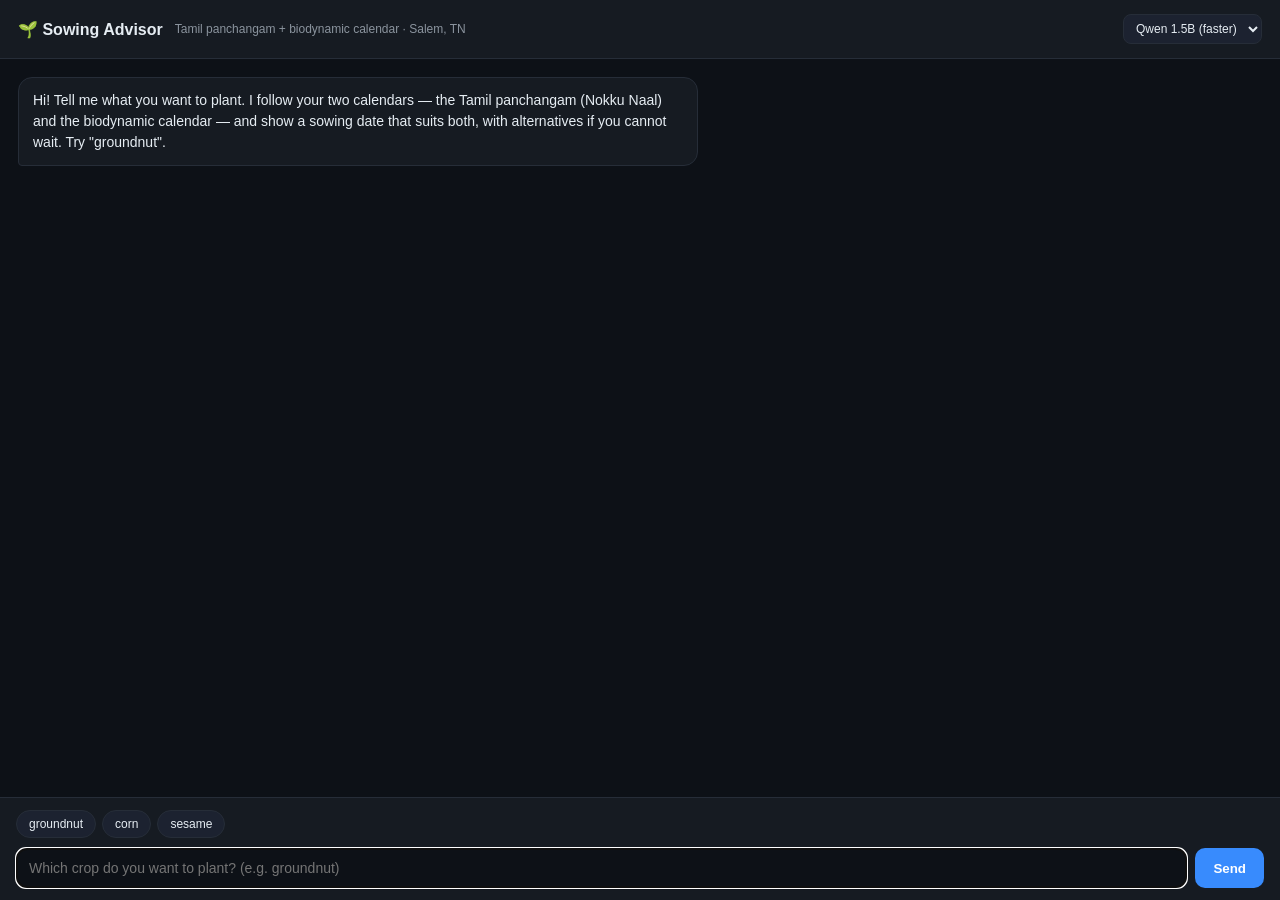
<file: webchat/index.html>
<!DOCTYPE html>
<html lang="en">
<head>
<meta charset="UTF-8">
<meta name="viewport" content="width=device-width, initial-scale=1.0">
<title>Sowing Advisor — yaerbot</title>
<style>
  :root{
    --bg:#0d1117; --surface:#161b22; --surface2:#1c2230; --border:#262d38;
    --ink:#e6edf3; --muted:#8b949e; --accent:#388bfd; --good:#3fb950;
    --warn:#d29922; --danger:#f85149;
  }
  *{box-sizing:border-box;margin:0;padding:0}
  body{background:var(--bg);color:var(--ink);font-family:-apple-system,BlinkMacSystemFont,'Segoe UI',sans-serif;
       height:100dvh;display:flex;flex-direction:column}
  header{padding:14px 18px;background:var(--surface);border-bottom:1px solid var(--border);display:flex;align-items:center;gap:12px}
  header h1{font-size:16px;font-weight:700}
  header .sub{font-size:12px;color:var(--muted)}
  header select{margin-left:auto;background:var(--surface2);color:var(--ink);border:1px solid var(--border);border-radius:8px;padding:6px 8px;font-size:12px}
  .chat{flex:1;overflow-y:auto;padding:18px;display:flex;flex-direction:column;gap:14px}
  .msg{max-width:min(680px,92%);padding:12px 14px;border-radius:14px;font-size:14px;line-height:1.5}
  .msg.user{align-self:flex-end;background:#1f6feb;color:#fff;border-bottom-right-radius:4px;white-space:pre-wrap}
  .msg.bot{align-self:flex-start;background:var(--surface);border:1px solid var(--border);border-bottom-left-radius:4px}
  .msg.bot .prose{white-space:pre-wrap}
  .cursor{display:inline-block;width:7px;height:14px;background:var(--accent);vertical-align:text-bottom;animation:blink 1s step-end infinite;margin-left:1px}
  @keyframes blink{50%{opacity:0}}
  .card{background:var(--surface2);border:1px solid var(--border);border-radius:12px;padding:14px;margin-top:10px}
  .rec-date{font-size:22px;font-weight:800;color:var(--ink);font-variant-numeric:tabular-nums}
  .badge{display:inline-flex;align-items:center;gap:5px;font-size:11px;font-weight:700;padding:3px 9px;border-radius:999px;margin-left:8px;vertical-align:middle}
  .badge.agree{background:#0f2417;color:var(--good);border:1px solid #238636}
  .badge.single{background:#241f0f;color:var(--warn);border:1px solid #6b5314}
  .row{display:flex;gap:8px;font-size:13px;margin-top:10px;color:var(--muted)}
  .row b{color:var(--ink);font-weight:600}
  .row .ico{width:20px;text-align:center}
  .chips{display:flex;flex-wrap:wrap;gap:6px;margin-top:5px}
  .chip{font-size:12px;padding:3px 9px;border-radius:999px;background:#0d1117;border:1px solid var(--border);color:var(--ink);font-variant-numeric:tabular-nums}
  .chip.avoid{color:var(--danger);border-color:#5b1a17;background:#2a1210}
  .chip.pan{border-color:#243a52}.chip.bio{border-color:#1f4a2c}
  .tag{font-size:10px;font-weight:700;padding:1px 6px;border-radius:5px;margin-left:6px;letter-spacing:.4px}
  .tag.real{background:#0f2417;color:var(--good)}.tag.mock{background:#241f0f;color:var(--warn)}
  .divider{height:1px;background:var(--border);margin:12px 0}
  .label{font-size:11px;text-transform:uppercase;letter-spacing:.5px;color:var(--muted);margin-bottom:4px}
  .composer{padding:12px 16px;background:var(--surface);border-top:1px solid var(--border)}
  .quick{display:flex;gap:6px;margin-bottom:10px}
  .quick button{background:var(--surface2);border:1px solid var(--border);color:var(--ink);border-radius:999px;padding:6px 12px;font-size:12px;cursor:pointer}
  .quick button:hover{border-color:var(--accent)}
  .inp{display:flex;gap:8px}
  .inp input{flex:1;background:var(--bg);border:1px solid var(--border);color:var(--ink);border-radius:10px;padding:11px 12px;font-size:14px}
  .inp button{background:var(--accent);color:#fff;border:none;border-radius:10px;padding:0 18px;font-weight:700;cursor:pointer}
  .inp button:disabled{opacity:.5;cursor:default}
  .dots{display:inline-flex;gap:3px}.dots i{width:6px;height:6px;background:var(--muted);border-radius:50%;animation:b 1s infinite}
  .dots i:nth-child(2){animation-delay:.15s}.dots i:nth-child(3){animation-delay:.3s}
  @keyframes b{0%,60%,100%{opacity:.3}30%{opacity:1}}
</style>
</head>
<body>
  <header>
    <h1>🌱 Sowing Advisor</h1>
    <span class="sub">Tamil panchangam + biodynamic calendar · Salem, TN</span>
    <select id="model" title="LLM model">
      <option value="qwen2.5:1.5b">Qwen 1.5B (faster)</option>
      <option value="gemma2:2b">Gemma 2B</option>
    </select>
  </header>
  <div class="chat" id="chat"></div>
  <div class="composer">
    <div class="quick" id="quick"></div>
    <div class="inp">
      <input id="text" placeholder="Which crop do you want to plant? (e.g. groundnut)" autocomplete="off">
      <button id="send">Send</button>
    </div>
  </div>
<script>
const chat=document.getElementById('chat'), input=document.getElementById('text'),
      sendBtn=document.getElementById('send'), quick=document.getElementById('quick'),
      modelSel=document.getElementById('model');
let currentTab='drive';
["groundnut","corn","sesame"].forEach(c=>{const b=document.createElement('button');b.textContent=c;b.onclick=()=>{input.value=c;send();};quick.appendChild(b);});
function bubble(cls){const d=document.createElement('div');d.className='msg '+cls;chat.appendChild(d);chat.scrollTop=chat.scrollHeight;return d;}
function chips(a,cls){return a&&a.length?`<div class="chips">${a.map(d=>`<span class="chip ${cls}">${d}</span>`).join('')}</div>`:`<div class="chips"><span class="chip" style="color:var(--muted)">none in window</span></div>`;}

function card(p){
  const nok=p.needs.nokku, bio=p.needs.biodynamic;
  const head = p.recommended_date
    ? `<span class="rec-date">${p.recommended_date}</span><span class="badge agree">✓ both calendars agree</span>`
    : `<span class="rec-date" style="color:var(--warn);font-size:15px">No single date agrees in this window</span><span class="badge single">pick an alternative</span>`;
  const panch = (p.recommended_date && p.nakshatra)
    ? `<div class="row"><span class="ico">🕉</span><span>Panchangam: <b>${p.nakshatra} (${p.nakshatra_tamil||''})</b> → ${nok} nokku</span></div>`
    : `<div class="row"><span class="ico">🕉</span><span>Needs a <b>${nok} nokku</b> day (panchangam)</span></div>`;
  const pr = p.price ? `${p.price.current.price.toLocaleString()} ₹/qtl (${p.price.recent_trend}, YoY ${p.price.yoy_change_pct}%)` : '—';
  let wx='—'; if(p.weather){wx=`${p.weather.avg_tmax_c}/${p.weather.avg_tmin_c}°C, ${p.weather.total_rain_mm}mm over ${p.weather.rainy_days} rainy days`+(p.weather.recommended_in_horizon===false?` <span style="color:var(--muted)">(date beyond 16-day forecast)</span>`:'');}
  return `<div class="card">
    <div>${head}</div>
    ${panch}
    <div class="row"><span class="ico">🌿</span><span>Biodynamic: needs a <b>${bio} day</b></span></div>
    <div class="divider"></div>
    <div class="label">Alternatives — panchangam only (${nok})</div>${chips(p.alternatives.panchangam,'pan')}
    <div class="label" style="margin-top:8px">Alternatives — biodynamic only (${bio})</div>${chips(p.alternatives.biodynamic,'bio')}
    <div class="label" style="margin-top:8px">Avoid — கரி நாள்</div>${chips(p.avoid_days,'avoid')}
    <div class="divider"></div>
    <div class="row"><span class="ico">💰</span><span>Price <span class="tag mock">MOCK</span> <b>${pr}</b></span></div>
    <div class="row"><span class="ico">🌦</span><span>Weather <span class="tag real">LIVE</span> <b>${wx}</b></span></div>
  </div>`;
}

async function send(){
  const q=input.value.trim(); if(!q) return;
  input.value=''; sendBtn.disabled=true;
  bubble('user').textContent=q;
  const b=bubble('bot');
  const prose=document.createElement('div'); prose.className='prose';
  prose.innerHTML=`<span class="dots"><i></i><i></i><i></i></span>`;
  const host=document.createElement('div'); b.appendChild(prose); b.appendChild(host);
  try{
    // 1) instant card (deterministic, no LLM)
    const r=await fetch('/api/plan',{method:'POST',headers:{'Content-Type':'application/json'},body:JSON.stringify({message:q,model:modelSel.value})});
    const p=await r.json();
    if(p.error==='unknown_crop'){prose.textContent=`I can advise on: ${p.known_crops.join(', ')}. Which one?`;sendBtn.disabled=false;input.focus();return;}
    host.innerHTML=card(p);
    chat.scrollTop=chat.scrollHeight;
    // 2) stream the prose
    prose.innerHTML=''; const cur=document.createElement('span'); cur.className='cursor'; prose.appendChild(cur);
    const resp=await fetch('/api/narrate',{method:'POST',headers:{'Content-Type':'application/json'},body:JSON.stringify({crop:p.crop,model:modelSel.value})});
    const reader=resp.body.getReader(), dec=new TextDecoder(); let txt='';
    while(true){const {value,done}=await reader.read(); if(done)break; txt+=dec.decode(value,{stream:true}); prose.textContent=txt; chat.scrollTop=chat.scrollHeight;}
  }catch(e){prose.textContent='Error: '+e;}
  sendBtn.disabled=false; input.focus();
}
sendBtn.onclick=send;
input.addEventListener('keydown',e=>{if(e.key==='Enter')send();});
bubble('bot').innerHTML=`<div class="prose">Hi! Tell me what you want to plant. I follow your two calendars — the Tamil panchangam (Nokku Naal) and the biodynamic calendar — and show a sowing date that suits both, with alternatives if you cannot wait. Try "groundnut".</div>`;
input.focus();
</script>
</body>
</html>
</file>
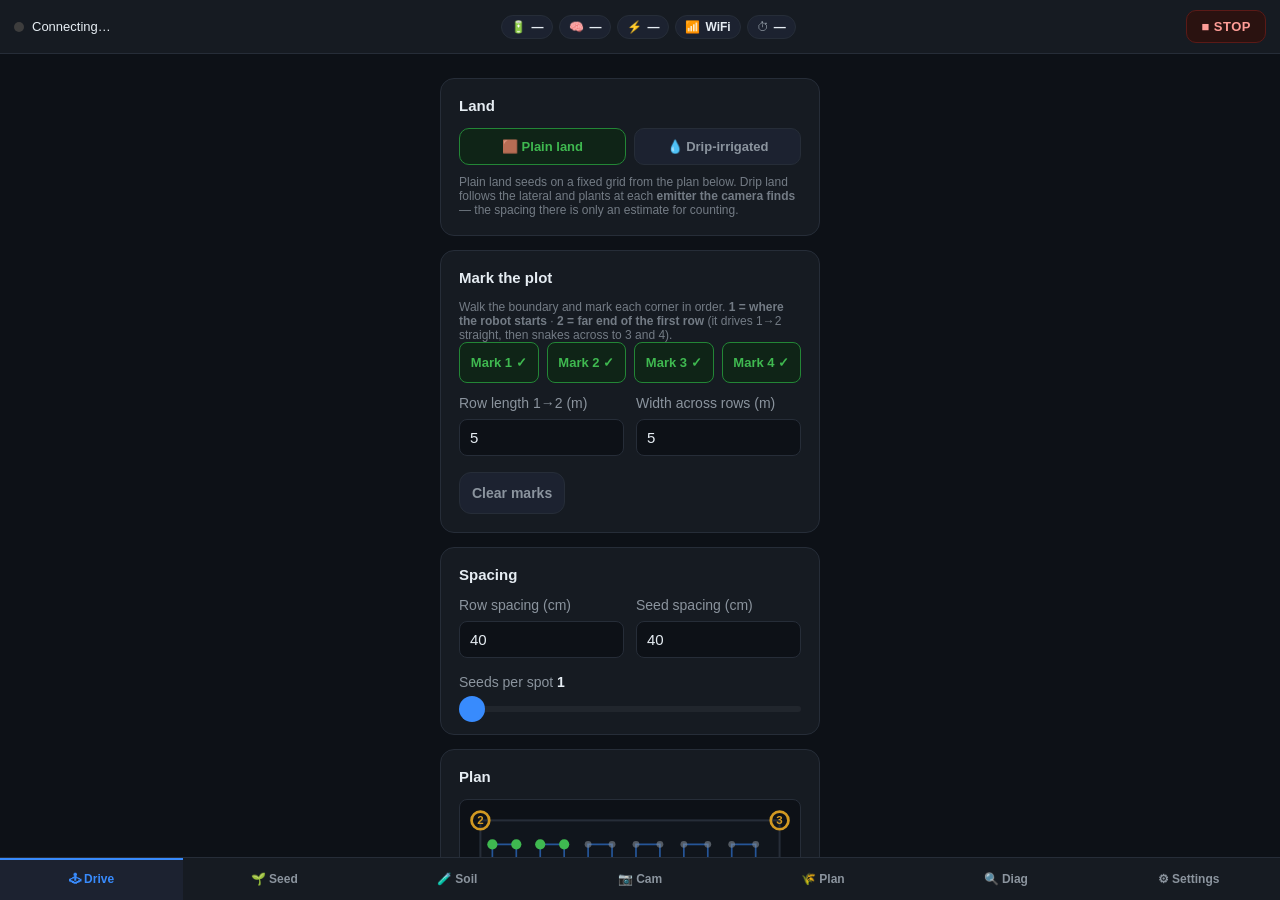
<file: console/assets/_uni_harness.html>
<!DOCTYPE html>
<html lang="en">
<head>
  <meta charset="UTF-8">
  <meta name="viewport" content="width=device-width, initial-scale=1.0, user-scalable=no">
  <title>Farm Robot — Operator</title>
  <link rel="stylesheet" href="style.css">
</head>
<body>

  <!-- ── Status bar (always visible) ────────────────────────────── -->
  <header class="status-bar">
    <span class="conn"><span class="status-dot" id="dot"></span><span id="status-text">Connecting…</span></span>

    <div class="chips" id="chips">
      <span class="chip" id="chip-batt" title="Battery">🔋 <b id="st-batt">—</b></span>
      <span class="chip" title="Memory">🧠 <b id="st-ram">—</b></span>
      <span class="chip" title="CPU">⚡ <b id="st-cpu">—</b></span>
      <span class="chip" title="Network">📶 <b id="st-net">—</b></span>
      <span class="chip" title="Uptime">⏱ <b id="st-up">—</b></span>
    </div>

    <button class="estop" id="btn-estop" title="Emergency stop">■ STOP</button>
  </header>

  <!-- ── Panels ─────────────────────────────────────────────────── -->
  <main class="main">

    <!-- DRIVE -->
    <section class="panel active" id="panel-drive">
      <div class="drive-wrap">
        <img id="drive-cam" class="drive-cam" alt="camera">
        <div class="dpad">
          <div class="dpad-row">
            <button class="btn-dir" data-dir="forward">&#9650;</button>
          </div>
          <div class="dpad-row dpad-middle">
            <button class="btn-dir" data-dir="left">&#9664;</button>
            <button class="btn-stop" id="btn-stop">&#9632;</button>
            <button class="btn-dir" data-dir="right">&#9654;</button>
          </div>
          <div class="dpad-row">
            <button class="btn-dir" data-dir="backward">&#9660;</button>
          </div>
        </div>

        <div class="speed-section">
          <label>Speed <span id="speed-val">70</span>%</label>
          <input type="range" id="speed-slider" min="1" max="100" value="70">
        </div>
      </div>
    </section>

    <!-- SEED -->
    <section class="panel" id="panel-seed">
      <div class="seed-wrap">

        <div class="card">
          <h2>Land</h2>
          <div class="seg" id="seg-land">
            <button class="seg-btn active" data-v="plain">🟫 Plain land</button>
            <button class="seg-btn" data-v="drip">💧 Drip-irrigated</button>
          </div>
          <p class="hint">Plain land seeds on a fixed grid from the plan below.
            Drip land follows the lateral and plants at each <b>emitter the camera
            finds</b> — the spacing there is only an estimate for counting.</p>
        </div>

        <div class="card">
          <h2>Mark the plot</h2>
          <p class="hint">Walk the boundary and mark each corner in order.
            <b>1 = where the robot starts</b> · <b>2 = far end of the first row</b>
            (it drives 1→2 straight, then snakes across to 3 and 4).</p>
          <div class="pt-marks" id="pt-marks">
            <button class="pt-mark" data-c="1">Mark 1</button>
            <button class="pt-mark" data-c="2">Mark 2</button>
            <button class="pt-mark" data-c="3">Mark 3</button>
            <button class="pt-mark" data-c="4">Mark 4</button>
          </div>
          <div class="row">
            <div class="field pt-dim">
              <label>Row length 1→2 (m)</label>
              <input type="number" id="pt-l" min="0.5" max="50" step="0.5" value="5">
            </div>
            <div class="field pt-dim">
              <label>Width across rows (m)</label>
              <input type="number" id="pt-w" min="0.5" max="50" step="0.5" value="5">
            </div>
          </div>
          <button class="btn-wide" id="pt-clear">Clear marks</button>
        </div>

        <div class="card only-plain">
          <h2>Spacing</h2>
          <div class="row">
            <div class="field pt-dim">
              <label>Row spacing (cm)</label>
              <input type="number" id="pt-rowgap" min="10" max="200" step="5" value="40">
            </div>
            <div class="field pt-dim">
              <label>Seed spacing (cm)</label>
              <input type="number" id="pt-seedgap" min="10" max="200" step="5" value="40">
            </div>
          </div>
          <div class="field">
            <label>Seeds per spot <span id="pt-spot-val">1</span></label>
            <input type="range" id="pt-spot" min="1" max="5" step="1" value="1">
          </div>
        </div>

        <!-- DRIP -->
        <div class="card only-drip" hidden>
          <h2>Emitters</h2>
          <div class="field pt-dim">
            <label>Approximate spacing between emitters (cm)</label>
            <input type="number" id="dr-gap" min="10" max="200" step="5" value="40">
            <p class="hint">Seeds are placed where the camera <b>sees</b> an emitter.
              This figure only estimates the count and stops one emitter being
              planted twice — it doesn't need to be exact.</p>
          </div>
        </div>

        <div class="card only-drip" hidden>
          <h2>Seed placement</h2>
          <label class="pt-dry"><input type="checkbox" id="dr-rotate">
            Rotate the arm (otherwise it stays flat along the line)</label>
          <div class="dr-angles" id="dr-angles">
            <button class="dr-ang active" data-a="0">0°</button>
            <button class="dr-ang" data-a="45">45°</button>
            <button class="dr-ang" data-a="90">90°</button>
            <button class="dr-ang" data-a="135">135°</button>
          </div>
          <div class="dr-diagram">
            <svg id="dr-svg" viewBox="0 0 100 100" preserveAspectRatio="xMidYMid meet"></svg>
          </div>
          <p class="hint" id="dr-hint"></p>
        </div>

        <div class="card only-drip" hidden>
          <h2>Camera</h2>
          <div class="dr-ready" id="dr-ready">—</div>
          <p class="hint">The emitter model is the trigger, so the camera must be
            connected before a drip run. Set it up in the <b>Cam</b> tab.
            The run ends at the <b>marked plot length</b>, so a long lateral can be
            demoed by marking a shorter plot.</p>
        </div>

        <div class="card only-plain">
          <h2>Plan</h2>
          <div class="pt-plot" id="pt-plot">
            <svg id="pt-svg" viewBox="0 0 100 100" preserveAspectRatio="xMidYMid meet"></svg>
          </div>
          <div class="pt-stats" id="pt-stats">—</div>
        </div>

        <!-- One run for both land types: same drive/stop/plant/log/report, only the
             plant trigger differs (planned grid vs detected emitter). -->
        <div class="card">
          <h2>Run</h2>
          <div class="seed-status" id="run-status">Idle</div>
          <label class="pt-dry"><input type="checkbox" id="run-dry" checked>
            Dry run — drive and stop at every spot, don't fire the seeder</label>
          <div class="row seed-run">
            <button class="btn-wide start" id="run-start">▶ Start</button>
            <button class="btn-wide pause" id="run-pause">⏸ Pause</button>
            <button class="btn-wide sstop" id="run-stop">■ Stop</button>
          </div>
          <button class="btn-wide plant1" id="seed-plant1">🌱 Plant once (test)</button>
        </div>

        <div class="card pt-report" id="pt-report" hidden>
          <h2>Field report</h2>
          <div id="pt-report-svg"></div>
        </div>

      </div>
    </section>

    <!-- SOIL -->
    <section class="panel" id="panel-soil">
      <div class="soil-wrap">

        <div class="card">
          <h2>Live readings</h2>
          <div class="readouts">
            <div class="ro"><span class="ro-label">Moisture 1</span><span class="ro-val" id="so-m0">—</span></div>
            <div class="ro"><span class="ro-label">Moisture 2</span><span class="ro-val" id="so-m1">—</span></div>
            <div class="ro"><span class="ro-label">Temperature</span><span class="ro-val" id="so-temp">—</span></div>
            <div class="ro"><span class="ro-label">EC (raw)</span><span class="ro-val" id="so-ec">—</span></div>
          </div>
        </div>

        <div class="card">
          <button class="btn-wide sample" id="soil-sample">🧪 Sample here</button>
          <p class="hint" id="soil-logged">0 samples logged</p>
          <p class="hint">GPS position is not tagged yet (BN-880 RPC pending).</p>
        </div>

        <div class="card">
          <h2>Survey mode</h2>
          <div class="field">
            <label>Auto-sample every <span id="survey-int-val">5</span> s</label>
            <input type="range" id="survey-int" min="2" max="30" step="1" value="5">
          </div>
          <div class="row">
            <button class="btn-wide start" id="survey-start">▶ Start survey</button>
            <button class="btn-wide sstop" id="survey-stop">■ Stop</button>
          </div>
          <p class="hint" id="survey-state">Not surveying — drive the robot and it logs a reading each interval.</p>
        </div>

      </div>
    </section>

    <!-- CAMERA (Stage 5 — drip vision) -->
    <section class="panel" id="panel-camera">
      <div class="cam-wrap">

        <div class="card">
          <h2>Camera</h2>
          <div class="row">
            <!-- mDNS name, not an IP: the cam's address changes with the network it
                 joins (home WiFi vs the field hotspot), the name doesn't. -->
            <input type="text" id="cam-url" class="cam-input" value="farmcam.local" placeholder="cam IP or farmcam.local">
            <button class="btn-wide net" id="cam-set">Connect</button>
          </div>
        </div>

        <div class="cam-view" id="cam-view">
          <img id="cam-feed" alt="camera feed">
          <div class="cam-hint" id="cam-hint">Connect to the camera (farmcam.local) to see the annotated feed.</div>
        </div>

        <div class="card">
          <div class="seed-status" id="cam-status">Vision: —</div>
          <div class="row">
            <button class="btn-wide start" id="drip-start">▶ Follow drip line</button>
            <button class="btn-wide sstop" id="drip-stop">■ Stop</button>
          </div>
          <p class="hint">Robot follows the drip tube via on-device CV and plants at each detected emitter.</p>
        </div>

        <div class="card">
          <h2>Dataset capture <span id="cap-count" class="cap-count">0</span>
            <button class="cap-clear" id="cap-clear">Clear</button></h2>
          <div class="field">
            <label>Interval: <span id="cap-int-val">2</span>s</label>
            <input type="range" id="cap-int" min="0.5" max="10" step="0.5" value="2">
          </div>
          <div class="row">
            <button class="btn-wide start" id="cap-start">● Start capture</button>
            <button class="btn-wide sstop"  id="cap-stop">■ Stop</button>
          </div>
          <div class="cap-status" id="cap-status">Connect the camera, then Start — drive the drip line to collect images.</div>
          <div class="cap-strip" id="cap-strip"></div>
          <p class="hint">Saves raw frames on the robot for training the emitter model. Newest thumbnails shown first; verify the tube/emitters are in frame.</p>
        </div>

      </div>
    </section>

    <!-- PLAN (Act 1 — sowing advisor: on-device LLM over panchangam + biodynamic) -->
    <section class="panel" id="panel-plan">
      <div class="plan-wrap">
        <div class="plan-chat" id="plan-chat"></div>
        <div class="plan-composer">
          <div class="plan-quick" id="plan-quick"></div>
          <div class="plan-inp">
            <input id="plan-text" placeholder="Which crop to plant? (e.g. groundnut)" autocomplete="off">
            <button id="plan-send">Send</button>
          </div>
        </div>
      </div>
    </section>

    <!-- DIAG -->
    <section class="panel" id="panel-diag">
      <div class="card">
        <h2>Signal chain</h2>
        <p class="dg-hint">Hold a direction and watch one command travel the whole way:
          browser &rarr; console &rarr; MCU &rarr; driver pins &rarr; motor current.
          A stage that goes red is where the chain breaks.</p>
        <div class="dg-pad">
          <button class="btn-dir dg-btn" data-dir="left">&#9664;</button>
          <button class="btn-dir dg-btn" data-dir="forward">&#9650;</button>
          <button class="btn-dir dg-btn" data-dir="backward">&#9660;</button>
          <button class="btn-dir dg-btn" data-dir="right">&#9654;</button>
        </div>
      </div>
      <ol class="dg-chain" id="dg-chain"></ol>
      <details class="dg-raw">
        <summary>raw getDiag</summary>
        <pre id="dg-raw-json">—</pre>
      </details>
    </section>

    <!-- SETTINGS -->
    <section class="panel" id="panel-settings">
      <div class="card">
        <h2>Network</h2>
        <div class="row">
          <button class="btn-wide net-status" id="net-status" disabled></button>
          <button class="btn-wide net" id="net-action"></button>
        </div>
      </div>
      <div class="card">
        <h2>Power</h2>
        <div class="row">
          <button class="btn-wide reboot" id="btn-reboot">&#10227; Reboot</button>
          <button class="btn-wide shutdown" id="btn-shutdown">&#9211; Shutdown</button>
        </div>
      </div>
    </section>

  </main>

  <!-- ── Tab bar ────────────────────────────────────────────────── -->
  <nav class="tabs">
    <button class="tab active" data-tab="drive">🕹 Drive</button>
    <button class="tab" data-tab="seed">🌱 Seed</button>
    <button class="tab" data-tab="soil">🧪 Soil</button>
    <button class="tab" data-tab="camera">📷 Cam</button>
    <button class="tab" data-tab="plan">🌾 Plan</button>
    <button class="tab" data-tab="diag">🔍 Diag</button>
    <button class="tab" data-tab="settings">⚙ Settings</button>
  </nav>

  <script>
window.io = function () { const h = {};
  return { connected: true, on: (e, f) => (h[e] = h[e] || []).push(f), emit: () => {},
           _fire: (e, d) => (h[e] || []).forEach(f => f(d)) }; };
</script>
  <script src="app.js"></script>
<script>
document.querySelectorAll('.panel').forEach(p => p.classList.remove('active'));
document.getElementById('panel-seed').classList.add('active');
socket._fire('plot', {"land": "plain", "corners": [1, 2, 3, 4], "w": 5.0, "l": 5.0, "row_gap": 0.4, "seed_gap": 0.4, "seeds_per_spot": 1, "dry": true, "state": "running", "planted": 58, "spot": 58, "total": 144, "msg": "", "planned": [[0.2, 0.2], [0.2, 0.6], [0.2, 1.0], [0.2, 1.4], [0.2, 1.8], [0.2, 2.2], [0.2, 2.6], [0.2, 3.0], [0.2, 3.4], [0.2, 3.8], [0.2, 4.2], [0.2, 4.6], [0.6, 4.6], [0.6, 4.2], [0.6, 3.8], [0.6, 3.4], [0.6, 3.0], [0.6, 2.6], [0.6, 2.2], [0.6, 1.8], [0.6, 1.4], [0.6, 1.0], [0.6, 0.6], [0.6, 0.2], [1.0, 0.2], [1.0, 0.6], [1.0, 1.0], [1.0, 1.4], [1.0, 1.8], [1.0, 2.2], [1.0, 2.6], [1.0, 3.0], [1.0, 3.4], [1.0, 3.8], [1.0, 4.2], [1.0, 4.6], [1.4, 4.6], [1.4, 4.2], [1.4, 3.8], [1.4, 3.4], [1.4, 3.0], [1.4, 2.6], [1.4, 2.2], [1.4, 1.8], [1.4, 1.4], [1.4, 1.0], [1.4, 0.6], [1.4, 0.2], [1.8, 0.2], [1.8, 0.6], [1.8, 1.0], [1.8, 1.4], [1.8, 1.8], [1.8, 2.2], [1.8, 2.6], [1.8, 3.0], [1.8, 3.4], [1.8, 3.8], [1.8, 4.2], [1.8, 4.6], [2.2, 4.6], [2.2, 4.2], [2.2, 3.8], [2.2, 3.4], [2.2, 3.0], [2.2, 2.6], [2.2, 2.2], [2.2, 1.8], [2.2, 1.4], [2.2, 1.0], [2.2, 0.6], [2.2, 0.2], [2.6, 0.2], [2.6, 0.6], [2.6, 1.0], [2.6, 1.4], [2.6, 1.8], [2.6, 2.2], [2.6, 2.6], [2.6, 3.0], [2.6, 3.4], [2.6, 3.8], [2.6, 4.2], [2.6, 4.6], [3.0, 4.6], [3.0, 4.2], [3.0, 3.8], [3.0, 3.4], [3.0, 3.0], [3.0, 2.6], [3.0, 2.2], [3.0, 1.8], [3.0, 1.4], [3.0, 1.0], [3.0, 0.6], [3.0, 0.2], [3.4, 0.2], [3.4, 0.6], [3.4, 1.0], [3.4, 1.4], [3.4, 1.8], [3.4, 2.2], [3.4, 2.6], [3.4, 3.0], [3.4, 3.4], [3.4, 3.8], [3.4, 4.2], [3.4, 4.6], [3.8, 4.6], [3.8, 4.2], [3.8, 3.8], [3.8, 3.4], [3.8, 3.0], [3.8, 2.6], [3.8, 2.2], [3.8, 1.8], [3.8, 1.4], [3.8, 1.0], [3.8, 0.6], [3.8, 0.2], [4.2, 0.2], [4.2, 0.6], [4.2, 1.0], [4.2, 1.4], [4.2, 1.8], [4.2, 2.2], [4.2, 2.6], [4.2, 3.0], [4.2, 3.4], [4.2, 3.8], [4.2, 4.2], [4.2, 4.6], [4.6, 4.6], [4.6, 4.2], [4.6, 3.8], [4.6, 3.4], [4.6, 3.0], [4.6, 2.6], [4.6, 2.2], [4.6, 1.8], [4.6, 1.4], [4.6, 1.0], [4.6, 0.6], [4.6, 0.2]], "summary": {"rows": 12, "seeds_per_row": 12, "spots": 144, "seeds_total": 144}, "est_s": 130}); socket._fire('run', {"mode": "plain", "state": "running", "planted": 58, "total": 144, "msg": "", "dry": true, "emitter_gap": 0.4, "rotate": false, "angle": 0, "cam_connected": false, "detector": "classical CV", "tube_found": false, "emitter_conf": null, "expected": 13});
window.__probe = () => ({
  status: document.getElementById('run-status').innerText,
  pauseDisabled: document.getElementById('run-pause').disabled,
  ready: document.getElementById('dr-ready').innerText,
});
window.__toDrip = () => {
  document.querySelector('#seg-land .seg-btn[data-v="drip"]').click();
  socket._fire('run', {"mode": "drip", "state": "running", "planted": 7, "total": 0, "msg": "", "dry": false, "emitter_gap": 0.4, "rotate": true, "angle": 135, "cam_connected": true, "detector": "ML/Edge-Impulse", "tube_found": true, "emitter_conf": 0.71, "expected": 13});
};
</script></body>
</html>
</file>
<file: console/assets/style.css>
:root {
  --bg:      #0d1117;
  --surface: #161b22;
  --surface2:#1c2230;
  --border:  #262d38;
  --ink:     #e6edf3;
  --muted:   #8b949e;
  --accent:  #388bfd;
  --good:    #3fb950;
  --warn:    #d29922;
  --danger:  #f85149;
}

* { box-sizing: border-box; margin: 0; padding: 0; -webkit-tap-highlight-color: transparent; }

body {
  background: var(--bg);
  color: var(--ink);
  font-family: -apple-system, BlinkMacSystemFont, 'Segoe UI', sans-serif;
  height: 100dvh;
  display: flex;
  flex-direction: column;
  overflow: hidden;
  touch-action: none;
}

/* ── Status bar ── */
.status-bar {
  display: flex;
  align-items: center;
  gap: 10px 14px;
  flex-wrap: wrap;
  padding: 10px 14px;
  background: var(--surface);
  border-bottom: 1px solid var(--border);
  font-size: 13px;
}
.conn { display: flex; align-items: center; gap: 8px; white-space: nowrap; }

.status-dot {
  width: 10px; height: 10px;
  border-radius: 50%;
  background: #3d3d3d;
  transition: background 0.3s;
}
.status-dot.connected    { background: var(--good); }
.status-dot.disconnected { background: var(--danger); }

.chips { display: flex; gap: 6px; flex-wrap: wrap; flex: 1; justify-content: center; }
.chip {
  display: inline-flex; align-items: center; gap: 5px;
  padding: 4px 9px;
  background: var(--surface2);
  border: 1px solid var(--border);
  border-radius: 999px;
  font-size: 12px;
  color: var(--muted);
  font-variant-numeric: tabular-nums;
}
.chip b { color: var(--ink); font-weight: 600; }
/* Battery low / critical */
.chip.low  { border-color: #6b5314; background: #241f0f; }
.chip.low  b { color: var(--warn); }
.chip.crit { border-color: #5b1a17; background: #2a1210; animation: battpulse 1.2s ease-in-out infinite; }
.chip.crit b { color: var(--danger); }
@keyframes battpulse { 0%,100% { opacity: 1; } 50% { opacity: 0.55; } }
@media (prefers-reduced-motion: reduce) { .chip.crit { animation: none; } }

.estop {
  margin-left: auto;
  padding: 8px 14px;
  border: 1px solid #5b1a17;
  border-radius: 10px;
  background: #2a1210;
  color: #ff9d97;
  font-weight: 800;
  font-size: 13px;
  letter-spacing: 0.5px;
  cursor: pointer;
  transition: background 0.1s, transform 0.1s;
}
.estop:active, .estop.flash { background: var(--danger); color: #fff; transform: scale(0.96); }

/* ── Panels ── */
.main { flex: 1; position: relative; overflow-y: auto; }
/* min-height, NOT height: with a fixed height + justify-content:center, a panel
   taller than the viewport overflows in BOTH directions and its top becomes
   unreachable — you can't scroll up to it. min-height lets tall panels (Seed,
   Diag) grow so .main scrolls them normally, while short ones still centre. */
.panel { display: none; min-height: 100%; flex-direction: column; align-items: center; justify-content: center; gap: 34px; padding: 24px 18px; }
/* the Plan tab is a chat column that must fill the viewport exactly, not grow */
#panel-plan { height: 100%; }
.panel.active { display: flex; }

/* ── Drive ── */
.drive-wrap { display: flex; flex-direction: column; align-items: center; gap: 28px; }
.drive-cam {
  width: 100%; max-width: 340px; aspect-ratio: 4 / 3;
  object-fit: cover; background: #000;
  border: 1px solid var(--border); border-radius: 12px; display: block;
}
.drive-cam:not([src]), .drive-cam[src=""] { display: none; }  /* hide when no stream */
.dpad { display: flex; flex-direction: column; align-items: center; gap: 6px; }
.dpad-row { display: flex; gap: 6px; justify-content: center; }

.btn-dir, .btn-stop {
  width: 90px; height: 90px;
  border: none; border-radius: 16px;
  font-size: 28px;
  cursor: pointer; user-select: none;
  transition: transform 0.07s, background 0.07s;
  display: flex; align-items: center; justify-content: center;
}
.btn-dir { background: #1f6feb; color: #fff; }
.btn-dir:active, .btn-dir.pressed { background: var(--accent); transform: scale(0.93); }
.btn-stop { background: #da3633; color: #fff; font-size: 32px; }
.btn-stop:active { background: var(--danger); transform: scale(0.93); }

/* ── Speed slider ── */
.speed-section { width: 100%; max-width: 320px; display: flex; flex-direction: column; gap: 10px; }
.speed-section label { font-size: 15px; color: var(--muted); text-align: center; }
input[type=range] {
  width: 100%; height: 6px;
  -webkit-appearance: none; appearance: none;
  background: #21262d; border-radius: 3px; outline: none;
}
input[type=range]::-webkit-slider-thumb {
  -webkit-appearance: none;
  width: 26px; height: 26px; border-radius: 50%;
  background: var(--accent); cursor: pointer;
}

/* ── Cards (settings / placeholders) ── */
.card {
  width: 100%; max-width: 380px;
  background: var(--surface);
  border: 1px solid var(--border);
  border-radius: 14px;
  padding: 18px;
}
.card h2 { font-size: 15px; margin-bottom: 14px; }
.card .row { display: flex; gap: 12px; }
.muted { color: var(--muted); font-size: 14px; margin-bottom: 10px; }
.card.soon { text-align: left; }
.plan { list-style: none; display: flex; flex-direction: column; gap: 8px; }
.plan li { font-size: 13.5px; color: var(--muted); padding-left: 14px; position: relative; }
.plan li::before { content: "→"; position: absolute; left: 0; color: var(--accent); }
.plan b { color: var(--ink); }

/* ── Wide buttons (settings) ── */
.btn-wide {
  flex: 1; padding: 12px;
  border: 1px solid var(--border); border-radius: 12px;
  background: var(--surface2); color: var(--muted);
  font-size: 14px; font-weight: 600; cursor: pointer;
}
.btn-wide.reboot:active   { background: #1f6feb; color: #fff; }
.btn-wide.shutdown        { color: #ff7b72; }
.btn-wide.shutdown:active { background: #da3633; color: #fff; }
.btn-wide.net             { color: var(--accent); }
.btn-wide.net:active      { background: #1f6feb; color: #fff; }
.btn-wide.net-status            { cursor: default; }
.btn-wide.net-status.active     { color: var(--good); border-color: #238636; background: #0f2417; }
.btn-wide[disabled]             { opacity: 1; }

/* ── Seed panel ── */
.seed-wrap { width: 100%; max-width: 400px; display: flex; flex-direction: column; gap: 14px; }
.seg { display: flex; gap: 8px; margin-bottom: 10px; }
.seg:last-child { margin-bottom: 0; }
.seg-btn {
  flex: 1; padding: 10px 8px;
  border: 1px solid var(--border); border-radius: 10px;
  background: var(--surface2); color: var(--muted);
  font-size: 13px; font-weight: 600; cursor: pointer;
}
.seg-btn.active { background: #0f2417; border-color: #238636; color: var(--good); }
.seg-btn:disabled { opacity: 0.45; cursor: not-allowed; }

.field { margin-bottom: 16px; }
.field:last-child { margin-bottom: 0; }
.field label { display: block; font-size: 14px; color: var(--muted); margin-bottom: 8px; }
.field label span { color: var(--ink); font-weight: 700; font-variant-numeric: tabular-nums; }
.hint { font-size: 12px; color: var(--muted); margin-top: 6px; opacity: 0.8; }

.seed-status {
  text-align: center; font-size: 14px; font-weight: 600;
  padding: 10px; margin-bottom: 12px;
  border-radius: 10px; background: var(--surface2);
  color: var(--muted); font-variant-numeric: tabular-nums;
}
.seed-status.running { color: var(--good);   background: #0f2417; }
.seed-status.paused  { color: var(--warn);   background: #241f0f; }

.seed-run { margin-bottom: 12px; }
.btn-wide.start  { color: var(--good); }
.btn-wide.start:active  { background: #238636; color: #fff; }
.btn-wide.pause  { color: var(--warn); }
.btn-wide.pause:active  { background: #9e6a00; color: #fff; }
.btn-wide.sstop  { color: #ff7b72; }
.btn-wide.sstop:active  { background: var(--danger); color: #fff; }
.btn-wide.plant1 { width: 100%; }
.btn-wide.plant1:active { background: var(--accent); color: #fff; }

/* ── Soil panel ── */
.soil-wrap { width: 100%; max-width: 400px; display: flex; flex-direction: column; gap: 14px; }
.readouts { display: grid; grid-template-columns: 1fr 1fr; gap: 10px; }
.ro {
  display: flex; flex-direction: column; gap: 4px;
  padding: 12px; border-radius: 10px;
  background: var(--surface2); border: 1px solid var(--border);
}
.ro-label { font-size: 12px; color: var(--muted); }
.ro-val { font-size: 20px; font-weight: 700; color: var(--ink); font-variant-numeric: tabular-nums; }
.btn-wide.sample { width: 100%; color: var(--good); margin-bottom: 6px; }
.btn-wide.sample:active { background: #238636; color: #fff; }
#survey-state.active { color: var(--good); opacity: 1; }

/* ── Camera panel ── */
.cam-wrap { width: 100%; max-width: 420px; display: flex; flex-direction: column; gap: 14px; }
.cam-input {
  flex: 1; padding: 11px 12px;
  border: 1px solid var(--border); border-radius: 10px;
  background: var(--bg); color: var(--ink);
  font-size: 14px; font-family: ui-monospace, Menlo, monospace;
}
.cam-view {
  position: relative; width: 100%; aspect-ratio: 4 / 3;
  background: #000; border: 1px solid var(--border); border-radius: 12px;
  overflow: hidden; display: flex; align-items: center; justify-content: center;
}
#cam-feed { width: 100%; height: 100%; object-fit: contain; display: block; }
#cam-overlay { position: absolute; inset: 0; width: 100%; height: 100%; pointer-events: none; }
.cam-hint {
  position: absolute; color: var(--muted); font-size: 13px; padding: 0 20px; text-align: center;
}

/* ── Dataset capture ── */
.cap-count {
  font-size: 12px; font-weight: 700; color: var(--accent);
  background: var(--surface2); border: 1px solid var(--border);
  border-radius: 999px; padding: 2px 9px; margin-left: 6px;
  font-variant-numeric: tabular-nums;
}
.cap-clear {
  float: right; font-size: 12px; font-weight: 600;
  color: #ff7b72; background: var(--surface2);
  border: 1px solid var(--border); border-radius: 8px;
  padding: 3px 10px; cursor: pointer;
}
.cap-clear:active { background: var(--danger); color: #fff; }
.cap-status {
  font-size: 13px; color: var(--muted);
  padding: 9px; margin: 10px 0; border-radius: 10px;
  background: var(--surface2); text-align: center;
}
.cap-status.on { color: var(--good); background: #0f2417; }
.cap-strip {
  display: flex; gap: 6px; overflow-x: auto; padding: 4px 0;
  scrollbar-width: thin;
}
.cap-thumb {
  height: 66px; width: 88px; object-fit: cover; flex: 0 0 auto;
  border: 1px solid var(--border); border-radius: 6px; background: #000;
}
.btn-wide.start.on, .btn-wide.cap-start:active { background: #238636; color: #fff; }

/* ── Tab bar ── */
.tabs {
  display: flex;
  background: var(--surface);
  border-top: 1px solid var(--border);
  padding-bottom: env(safe-area-inset-bottom, 0);
}
.tab {
  flex: 1; padding: 12px 4px 14px;
  border: none; background: none;
  color: var(--muted);
  font-size: 12px; font-weight: 600;
  cursor: pointer;
  border-top: 2px solid transparent;
  transition: color 0.1s, border-color 0.1s;
}
.tab.active { color: var(--accent); border-top-color: var(--accent); background: var(--surface2); }

/* ── Plan tab (sowing advisor chat) ── */
#panel-plan { padding: 0; align-items: stretch; justify-content: flex-start; }
.plan-wrap { display: flex; flex-direction: column; width: 100%; height: 100%; }
.plan-chat { flex: 1; overflow-y: auto; padding: 16px; display: flex; flex-direction: column; gap: 12px; }
.plan-composer { padding: 12px 16px; background: var(--surface); border-top: 1px solid var(--border); }
.plan-quick { display: flex; gap: 6px; margin-bottom: 10px; flex-wrap: wrap; }
.plan-quick button { background: var(--surface2); border: 1px solid var(--border); color: var(--ink); border-radius: 999px; padding: 6px 12px; font-size: 12px; cursor: pointer; }
.plan-inp { display: flex; gap: 8px; }
.plan-inp input { flex: 1; background: var(--bg); border: 1px solid var(--border); color: var(--ink); border-radius: 10px; padding: 11px 12px; font-size: 14px; }
.plan-inp button { background: var(--accent); color: #fff; border: none; border-radius: 10px; padding: 0 18px; font-weight: 700; cursor: pointer; }
.plan-inp button:disabled { opacity: .5; }
.pl-msg { max-width: 92%; padding: 12px 14px; border-radius: 14px; font-size: 14px; line-height: 1.5; }
.pl-msg.user { align-self: flex-end; background: #1f6feb; color: #fff; border-bottom-right-radius: 4px; }
.pl-msg.bot { align-self: flex-start; background: var(--surface); border: 1px solid var(--border); border-bottom-left-radius: 4px; }
.pl-prose { white-space: pre-wrap; }
.pl-cursor { display: inline-block; width: 7px; height: 14px; background: var(--accent); vertical-align: text-bottom; animation: plblink 1s step-end infinite; }
@keyframes plblink { 50% { opacity: 0; } }
.pl-dots { display: inline-flex; gap: 3px; } .pl-dots i { width: 6px; height: 6px; background: var(--muted); border-radius: 50%; animation: pld 1s infinite; }
.pl-dots i:nth-child(2){animation-delay:.15s}.pl-dots i:nth-child(3){animation-delay:.3s}
@keyframes pld { 0%,60%,100%{opacity:.3} 30%{opacity:1} }
.pl-card { background: var(--surface2); border: 1px solid var(--border); border-radius: 12px; padding: 14px; margin-top: 10px; }
.pl-date { font-size: 22px; font-weight: 800; color: var(--ink); font-variant-numeric: tabular-nums; }
.pl-badge { display: inline-flex; align-items: center; gap: 5px; font-size: 11px; font-weight: 700; padding: 3px 9px; border-radius: 999px; margin-left: 8px; vertical-align: middle; }
.pl-badge.agree { background: #0f2417; color: var(--good); border: 1px solid #238636; }
.pl-badge.single { background: #241f0f; color: var(--warn); border: 1px solid #6b5314; }
.pl-row { display: flex; gap: 8px; font-size: 13px; margin-top: 10px; color: var(--muted); }
.pl-row b { color: var(--ink); font-weight: 600; }
.pl-ico { width: 20px; text-align: center; }
.pl-chips { display: flex; flex-wrap: wrap; gap: 6px; margin-top: 5px; }
.pl-chip { font-size: 12px; padding: 3px 9px; border-radius: 999px; background: var(--bg); border: 1px solid var(--border); color: var(--ink); font-variant-numeric: tabular-nums; }
.pl-chip.avoid { color: var(--danger); border-color: #5b1a17; background: #2a1210; }
.pl-tag { font-size: 10px; font-weight: 700; padding: 1px 6px; border-radius: 5px; margin-left: 6px; letter-spacing: .4px; }
.pl-tag.real { background: #0f2417; color: var(--good); } .pl-tag.mock { background: #241f0f; color: var(--warn); }
.pl-divider { height: 1px; background: var(--border); margin: 12px 0; }
.pl-label { font-size: 11px; text-transform: uppercase; letter-spacing: .5px; color: var(--muted); margin-bottom: 4px; }

/* ── Diag tab: the command's path from browser to motor current ───────────── */
.dg-hint { font-size: 12px; color: var(--muted); line-height: 1.5; margin: 0 0 12px; }
.dg-pad { display: grid; grid-template-columns: repeat(4, 1fr); gap: 8px; }
.dg-btn { font-size: 20px; padding: 14px 0; }

/* The chain reads top-to-bottom; the rail links the stages so a red stage is
   visibly "where it stopped getting through". */
.dg-chain { list-style: none; margin: 14px 0 0; padding: 0; position: relative; }
.dg-chain::before { content: ''; position: absolute; left: 15px; top: 14px; bottom: 14px;
  width: 2px; background: var(--border); }
.dg-stage { position: relative; display: grid; grid-template-columns: 32px 1fr auto;
  grid-template-areas: 'dot name val' '. note note'; align-items: center;
  gap: 2px 8px; padding: 10px 12px 10px 0; }
.dg-dot { grid-area: dot; width: 11px; height: 11px; border-radius: 50%; margin-left: 10px;
  background: var(--border); box-shadow: 0 0 0 4px var(--bg); z-index: 1; }
.dg-name { grid-area: name; font-size: 13px; font-weight: 600; }
.dg-val { grid-area: val; font-family: ui-monospace, SFMono-Regular, Menlo, monospace;
  font-size: 13px; font-variant-numeric: tabular-nums; }
.dg-note { grid-area: note; font-size: 11px; color: var(--muted); line-height: 1.4; }

.dg-stage.ok   .dg-dot { background: var(--good); }
.dg-stage.bad  .dg-dot { background: var(--danger); }
.dg-stage.na   .dg-dot { background: var(--warn); }
.dg-stage.idle .dg-dot { background: var(--border); }
.dg-stage.ok  .dg-val { color: var(--good); }
.dg-stage.bad .dg-val, .dg-stage.bad .dg-note { color: var(--danger); font-weight: 600; }
.dg-stage.na  .dg-val, .dg-stage.na  .dg-note { color: var(--warn); }

.dg-raw { margin-top: 14px; }
.dg-raw summary { font-size: 12px; color: var(--muted); cursor: pointer; }
.dg-raw pre { background: var(--surface); border: 1px solid var(--border); border-radius: 8px;
  padding: 10px; font-size: 11px; overflow-x: auto; margin-top: 8px; }

/* ── Seed tab: plot marking + serpentine plan ─────────────────────────────── */
.pt-marks { display: grid; grid-template-columns: repeat(4, 1fr); gap: 8px; margin-bottom: 12px; }
.pt-mark { padding: 12px 0; font-size: 13px; font-weight: 600; border-radius: 8px;
  background: var(--surface); color: var(--ink); border: 1px solid var(--border); }
.pt-mark.marked { background: #0f2417; color: var(--good); border-color: #238636; }
.pt-mark.marked::after { content: ' ✓'; }
.pt-dim { flex: 1; }
.pt-dim input { width: 100%; padding: 9px 10px; font-size: 15px; border-radius: 8px;
  background: var(--bg); color: var(--ink); border: 1px solid var(--border);
  font-variant-numeric: tabular-nums; }

/* Square so the plan's aspect ratio reads true — it's a map, not a chart. */
.pt-plot { background: var(--bg); border: 1px solid var(--border); border-radius: 8px;
  aspect-ratio: 1 / 1; max-height: 46vh; margin: 0 auto; }
.pt-plot svg { width: 100%; height: 100%; display: block; }
.pt-field { fill: #10151c; stroke: var(--border); stroke-width: .6; }
.pt-path { fill: none; stroke: var(--accent); stroke-width: .5; opacity: .55; }
.pt-todo { fill: var(--muted); opacity: .55; }
.pt-done { fill: var(--good); }
.pt-corner { fill: none; stroke: var(--warn); stroke-width: .8; }
.pt-cnum { fill: var(--warn); font-size: 3.4px; text-anchor: middle; font-weight: 700; }

.pt-stats { margin-top: 10px; font-size: 12px; color: var(--muted); line-height: 1.6;
  font-variant-numeric: tabular-nums; }
.pt-stats b { color: var(--ink); }
.pt-live { color: var(--good); font-weight: 700; }

.pt-dry { display: flex; align-items: center; gap: 8px; font-size: 12px;
  color: var(--muted); margin: 10px 0; }
.pt-report svg { width: 100%; height: auto; }

/* ── Seed tab: drip mode ──────────────────────────────────────────────────── */
.dr-angles { display: grid; grid-template-columns: repeat(4, 1fr); gap: 8px; margin: 10px 0; }
.dr-ang { padding: 11px 0; font-size: 14px; font-weight: 600; border-radius: 8px;
  background: var(--surface); color: var(--ink); border: 1px solid var(--border);
  font-variant-numeric: tabular-nums; }
.dr-ang.active { background: #0d2233; color: var(--accent); border-color: var(--accent); }

/* Square: this is a plan view of where the seeds land, so keep it undistorted. */
.dr-diagram { background: var(--bg); border: 1px solid var(--border); border-radius: 8px;
  aspect-ratio: 1 / 1; max-height: 34vh; margin: 0 auto; }
.dr-diagram svg { width: 100%; height: 100%; display: block; }
.dr-line { stroke: #2f6ea8; stroke-width: 2.4; stroke-linecap: round; }
.dr-arm  { stroke: var(--muted); stroke-width: 1.4; stroke-dasharray: 3 2; }
.dr-emit { fill: #1b3a52; stroke: #4a9fd8; stroke-width: 1; }
.dr-elbl { fill: #9ed4f5; font-size: 4px; text-anchor: middle; font-weight: 700; }
/* every <text> in this viewBox needs an explicit size — the browser default is
   16px, which inside a 100-unit viewBox renders enormous. */
.dr-lbl { fill: var(--muted); font-size: 3.4px; letter-spacing: .3px; }
.dr-seed { fill: var(--good); }
.dr-alab { fill: var(--muted); font-size: 3.6px; text-anchor: middle;
  font-variant-numeric: tabular-nums; }

.dr-ready { font-size: 12px; color: var(--muted); line-height: 1.6; }
.dr-ok  { color: var(--good); font-weight: 700; }
.dr-bad { color: var(--danger); font-weight: 700; }
.dr-ang small { display: block; font-size: 9px; font-weight: 500; color: var(--muted);
  margin-top: 2px; }
.dr-ang.active small { color: var(--accent); }
.dr-seq { fill: #06240f; font-size: 3.2px; font-weight: 700; text-anchor: middle; }

/* tube lost while a run is still active — warn, not error: it recovers by itself */
.seed-status.warn { color: var(--warn); background: #241f0f; }

/* MCU bridge down. Fixed to the top and unmissable: a dead bridge otherwise leaves
   the console looking perfectly healthy while no click reaches the robot. */
.bridge-banner { display: none; }
.bridge-banner.down {
  display: block; position: fixed; top: 0; left: 0; right: 0; z-index: 9999;
  background: #7f1d1d; color: #fff; font-weight: 600;
  padding: 10px 14px; text-align: center; font-size: 14px;
  box-shadow: 0 2px 10px rgba(0,0,0,.45);
}
</file>
